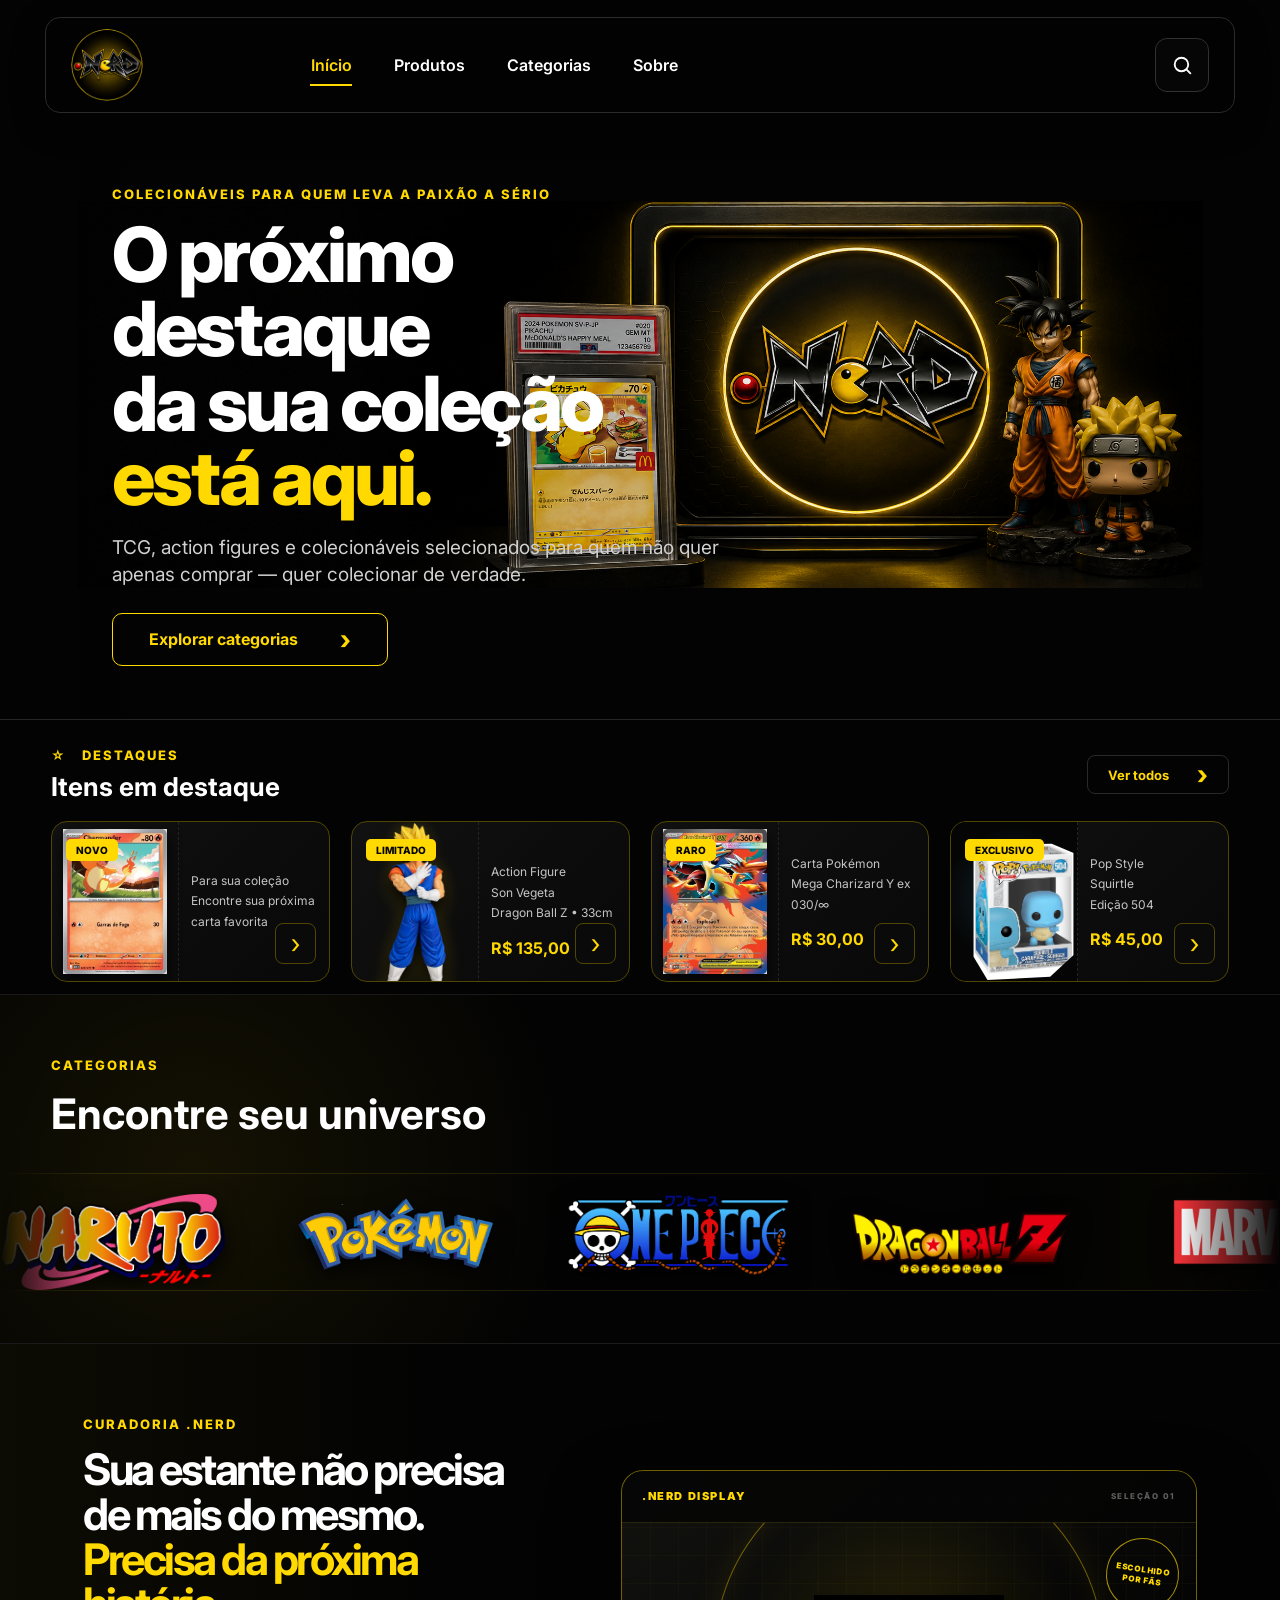
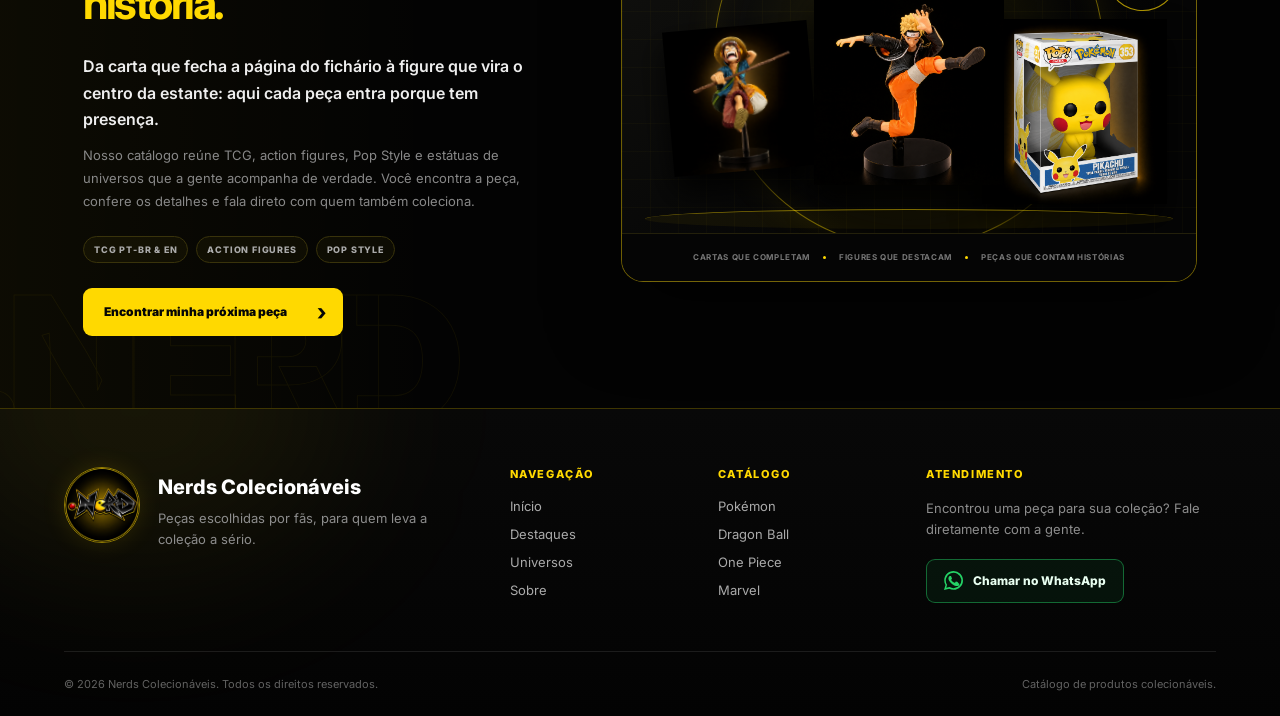
<file: index.html>
<!doctype html>
<html lang="pt-BR">
<head>
  <meta charset="UTF-8">
  <meta name="viewport" content="width=device-width, initial-scale=1.0">
  <meta name="description" content="Loja de colecionáveis .NERD">
  <title>.NERD | Colecionáveis</title>
  <link rel="preconnect" href="https://fonts.googleapis.com">
  <link rel="preconnect" href="https://fonts.gstatic.com" crossorigin>
  <link href="https://fonts.googleapis.com/css2?family=Inter:wght@400;500;600;700;800;900&display=swap" rel="stylesheet">
  <link rel="stylesheet" href="css.css">
  <link rel="stylesheet" href="logo-fix.css">
</head>
<body>
  <header class="site-header">
    <a class="brand" href="#inicio" aria-label="Página inicial .NERD">
      <img src="assets/logo.png" alt="Logo .NERD">
    </a>

    <button class="menu-toggle" aria-label="Abrir menu" aria-expanded="false"><span></span><span></span><span></span></button>
    <nav class="nav" aria-label="Navegação principal">
      <a class="active" href="#inicio">Início</a>
      <a href="produtos.html">Produtos</a>
      <a href="#categorias">Categorias</a>
      <a href="#sobre">Sobre</a>
    </nav>

    <div class="header-actions">
      <button class="icon-button" aria-label="Pesquisar" data-search><svg viewBox="0 0 24 24"><circle cx="11" cy="11" r="6.5"/><path d="m16 16 4 4"/></svg></button>
    </div>
  </header>

  <main>
    <section class="hero" id="inicio">
      <div class="dot-grid" aria-hidden="true"></div>
      <div class="hero-copy">
        <p class="eyebrow">COLECIONÁVEIS PARA QUEM LEVA A PAIXÃO A SÉRIO</p>
        <h1>O próximo destaque<br>da sua coleção<br><em>está aqui.</em></h1>
        <p class="lead">TCG, action figures e colecionáveis selecionados para quem não quer apenas comprar — quer colecionar de verdade.</p>
        <div class="hero-buttons">
          <a class="button secondary" href="#categorias">Explorar categorias <span>›</span></a>
        </div>
      </div>

      <div class="hero-visual" aria-label="Área reservada para imagens dos produtos">
        <div class="showcase-frame">
          <div class="showcase-inner">
            <img src="assets/logo.png" alt=".NERD">
          </div>
        </div>
        <div class="empty-product empty-left has-image">
          <img src="assets/tag-9.png" alt="Carta Pikachu Pokémon TAG 9">
        </div>
        <div class="empty-product empty-right" aria-label="Espaço vazio para imagem do produto"></div>
      </div>
    </section>

    <section class="featured" id="produtos">
      <div class="section-heading">
        <div><p class="eyebrow">☆ &nbsp; DESTAQUES</p><h2>Itens em destaque</h2></div>
        <a href="produtos.html">Ver todos <span>›</span></a>
      </div>
      <div class="product-grid">
        <article class="product-card" data-product="Cartas Pokémon" data-universe="pokemon"><span class="badge">NOVO</span><div class="product-image"><img src="assets/charmander.png" alt="Carta avulsa Charmander"></div><div class="product-info"><p>Para sua coleção</p><h3>Encontre sua próxima carta favorita</h3></div><span class="view-product" aria-hidden="true">›</span></article>
        <article class="product-card" data-product="Son Vegeta" data-universe="dragon-ball" data-sku="PROD011"><span class="badge">LIMITADO</span><div class="product-image"><img class="figure-cutout" src="assets/action-figure-cutout.png" alt="Son Vegeta Dragon Ball Z"></div><div class="product-info"><p>Action Figure</p><h3>Son Vegeta<br>Dragon Ball Z • 33cm</h3><strong>R$ 135,00</strong></div><span class="view-product" aria-hidden="true">›</span></article>
        <article class="product-card" data-product="Mega Charizard Y ex" data-universe="pokemon" data-sku="PROD025"><span class="badge">RARO</span><div class="product-image"><img src="assets/prod025-mega-charizard-y-ex-030.png" alt="Carta Mega Charizard Y ex"></div><div class="product-info"><p>Carta Pokémon</p><h3>Mega Charizard Y ex<br>030/∞</h3><strong>R$ 30,00</strong></div><span class="view-product" aria-hidden="true">›</span></article>
        <article class="product-card" data-product="Squirtle" data-universe="pokemon" data-sku="PROD017"><span class="badge">EXCLUSIVO</span><div class="product-image squirtle-image"><img src="assets/funko-squirtle.png" alt="Funko Pop Pokémon Squirtle número 504"></div><div class="product-info"><p>Pop Style</p><h3>Squirtle<br>Edição 504</h3><strong>R$ 45,00</strong></div><span class="view-product" aria-hidden="true">›</span></article>
      </div>
    </section>

    <section class="placeholder-section categories-section" id="categorias">
      <p class="eyebrow">CATEGORIAS</p>
      <h2>Encontre seu universo</h2>
      <div class="universe-marquee" aria-label="Universos disponíveis: Naruto, Pokémon, One Piece, Dragon Ball e Marvel">
        <div class="universe-track">
          <a class="universe-logo" href="produtos.html?universo=naruto"><img src="assets/universe-naruto.png" alt="Ver produtos de Naruto"></a>
          <a class="universe-logo" href="produtos.html?universo=pokemon"><img src="assets/universe-pokemon.png" alt="Ver produtos de Pokémon"></a>
          <a class="universe-logo" href="produtos.html?universo=one-piece"><img src="assets/universe-one-piece.png" alt="Ver produtos de One Piece"></a>
          <a class="universe-logo" href="produtos.html?universo=dragon-ball"><img src="assets/universe-dragon-ball.png" alt="Ver produtos de Dragon Ball Z"></a>
          <a class="universe-logo marvel-logo" href="produtos.html?universo=marvel"><img src="assets/universe-marvel.png" alt="Ver produtos da Marvel"></a>
          <a class="universe-logo" href="produtos.html?universo=naruto" aria-hidden="true" tabindex="-1"><img src="assets/universe-naruto.png" alt=""></a>
          <a class="universe-logo" href="produtos.html?universo=pokemon" aria-hidden="true" tabindex="-1"><img src="assets/universe-pokemon.png" alt=""></a>
          <a class="universe-logo" href="produtos.html?universo=one-piece" aria-hidden="true" tabindex="-1"><img src="assets/universe-one-piece.png" alt=""></a>
          <a class="universe-logo" href="produtos.html?universo=dragon-ball" aria-hidden="true" tabindex="-1"><img src="assets/universe-dragon-ball.png" alt=""></a>
          <a class="universe-logo marvel-logo" href="produtos.html?universo=marvel" aria-hidden="true" tabindex="-1"><img src="assets/universe-marvel.png" alt=""></a>
        </div>
      </div>
    </section>
    <section class="nerd-story" id="sobre">
      <div class="nerd-story-copy">
        <p class="eyebrow">CURADORIA .NERD</p>
        <h2>Sua estante não precisa<br>de mais do mesmo.<br><em>Precisa da próxima história.</em></h2>
        <p class="nerd-story-lead">Da carta que fecha a página do fichário à figure que vira o centro da estante: aqui cada peça entra porque tem presença.</p>
        <p class="nerd-story-text">Nosso catálogo reúne TCG, action figures, Pop Style e estátuas de universos que a gente acompanha de verdade. Você encontra a peça, confere os detalhes e fala direto com quem também coleciona.</p>
        <div class="nerd-story-tags" aria-label="Tipos de colecionáveis disponíveis"><span>TCG PT-BR &amp; EN</span><span>Action Figures</span><span>Pop Style</span></div>
        <a class="nerd-story-cta" href="produtos.html">Encontrar minha próxima peça <b>›</b></a>
      </div>
      <div class="collector-display" aria-label="Seleção de produtos Nerds Colecionáveis">
        <div class="display-header"><span>.NERD DISPLAY</span><small>SELEÇÃO 01</small></div>
        <div class="display-stage">
          <span class="display-halo" aria-hidden="true"></span>
          <img class="display-item display-card" src="assets/prod012-luffy-01.png" alt="Action figure Monkey D. Luffy de One Piece">
          <img class="display-item display-figure" src="assets/prod002-naruto-dark.png" alt="Action figure Naruto com suporte">
          <img class="display-item display-pop" src="assets/prod016-pikachu-box-dark-v3.png" alt="Pop Style Pikachu edição 353">
          <span class="display-stamp">ESCOLHIDO<br>POR FÃS</span>
        </div>
        <div class="display-footer"><span>Cartas que completam</span><i></i><span>Figures que destacam</span><i></i><span>Peças que contam histórias</span></div>
      </div>
    </section>
  </main>

  <footer class="site-footer">
    <div class="footer-glow" aria-hidden="true"></div>
    <div class="footer-content">
      <div class="footer-brand">
        <a href="#inicio" aria-label="Voltar ao início">
          <img src="assets/logo.png" alt="Logo Nerds Colecionáveis">
        </a>
        <div>
          <strong>Nerds Colecionáveis</strong>
          <p>Peças escolhidas por fãs, para quem leva a coleção a sério.</p>
        </div>
      </div>

      <div class="footer-column">
        <span>Navegação</span>
        <a href="#inicio">Início</a>
        <a href="#produtos">Destaques</a>
        <a href="#categorias">Universos</a>
        <a href="#sobre">Sobre</a>
      </div>

      <div class="footer-column">
        <span>Catálogo</span>
        <a href="produtos.html?universo=pokemon">Pokémon</a>
        <a href="produtos.html?universo=dragon-ball">Dragon Ball</a>
        <a href="produtos.html?universo=one-piece">One Piece</a>
        <a href="produtos.html?universo=marvel">Marvel</a>
      </div>

      <div class="footer-contact">
        <span>Atendimento</span>
        <p>Encontrou uma peça para sua coleção? Fale diretamente com a gente.</p>
        <a class="footer-whatsapp" href="https://wa.me/5511941561672" target="_blank" rel="noopener noreferrer">
          <svg viewBox="0 0 24 24" aria-hidden="true"><path d="M20.5 3.5A11.8 11.8 0 0 0 12.1 0C5.6 0 .3 5.3.3 11.8c0 2.1.5 4.1 1.6 5.9L0 24l6.5-1.7a11.8 11.8 0 0 0 5.6 1.4h.1c6.5 0 11.8-5.3 11.8-11.8 0-3.2-1.2-6.1-3.5-8.4Zm-8.3 18.2h-.1c-1.8 0-3.5-.5-5-1.4l-.4-.2-3.8 1 1-3.7-.2-.4a9.8 9.8 0 1 1 8.5 4.7Zm5.4-7.3c-.3-.2-1.8-.9-2.1-1-.3-.1-.5-.2-.7.2-.2.3-.8 1-.9 1.2-.2.2-.3.2-.6.1-1.8-.9-3-1.6-4.2-3.6-.3-.5.3-.5.9-1.6.1-.2.1-.4 0-.6l-1-2.4c-.3-.6-.5-.5-.7-.5h-.6c-.2 0-.6.1-.9.4-.3.3-1.2 1.2-1.2 2.9s1.2 3.3 1.4 3.5c.2.2 2.4 3.7 5.9 5.2.8.4 1.5.6 2 .7.8.3 1.6.2 2.2.1.7-.1 1.8-.7 2-1.4.3-.7.3-1.3.2-1.4-.2-.1-.4-.2-.7-.3Z"/></svg>
          Chamar no WhatsApp
        </a>
      </div>
    </div>
    <div class="footer-bottom">
      <p>© 2026 Nerds Colecionáveis. Todos os direitos reservados.</p>
      <p>Catálogo de produtos colecionáveis.</p>
    </div>
  </footer>

  <div class="search-panel" aria-hidden="true"><form><input type="search" placeholder="O que você está procurando?" aria-label="Buscar produtos"><button>Buscar</button></form></div>
  <div class="toast" role="status" aria-live="polite"></div>
  <script src="js.js"></script>
  <script src="catalog-links.js"></script>
</body>
</html>
</file>
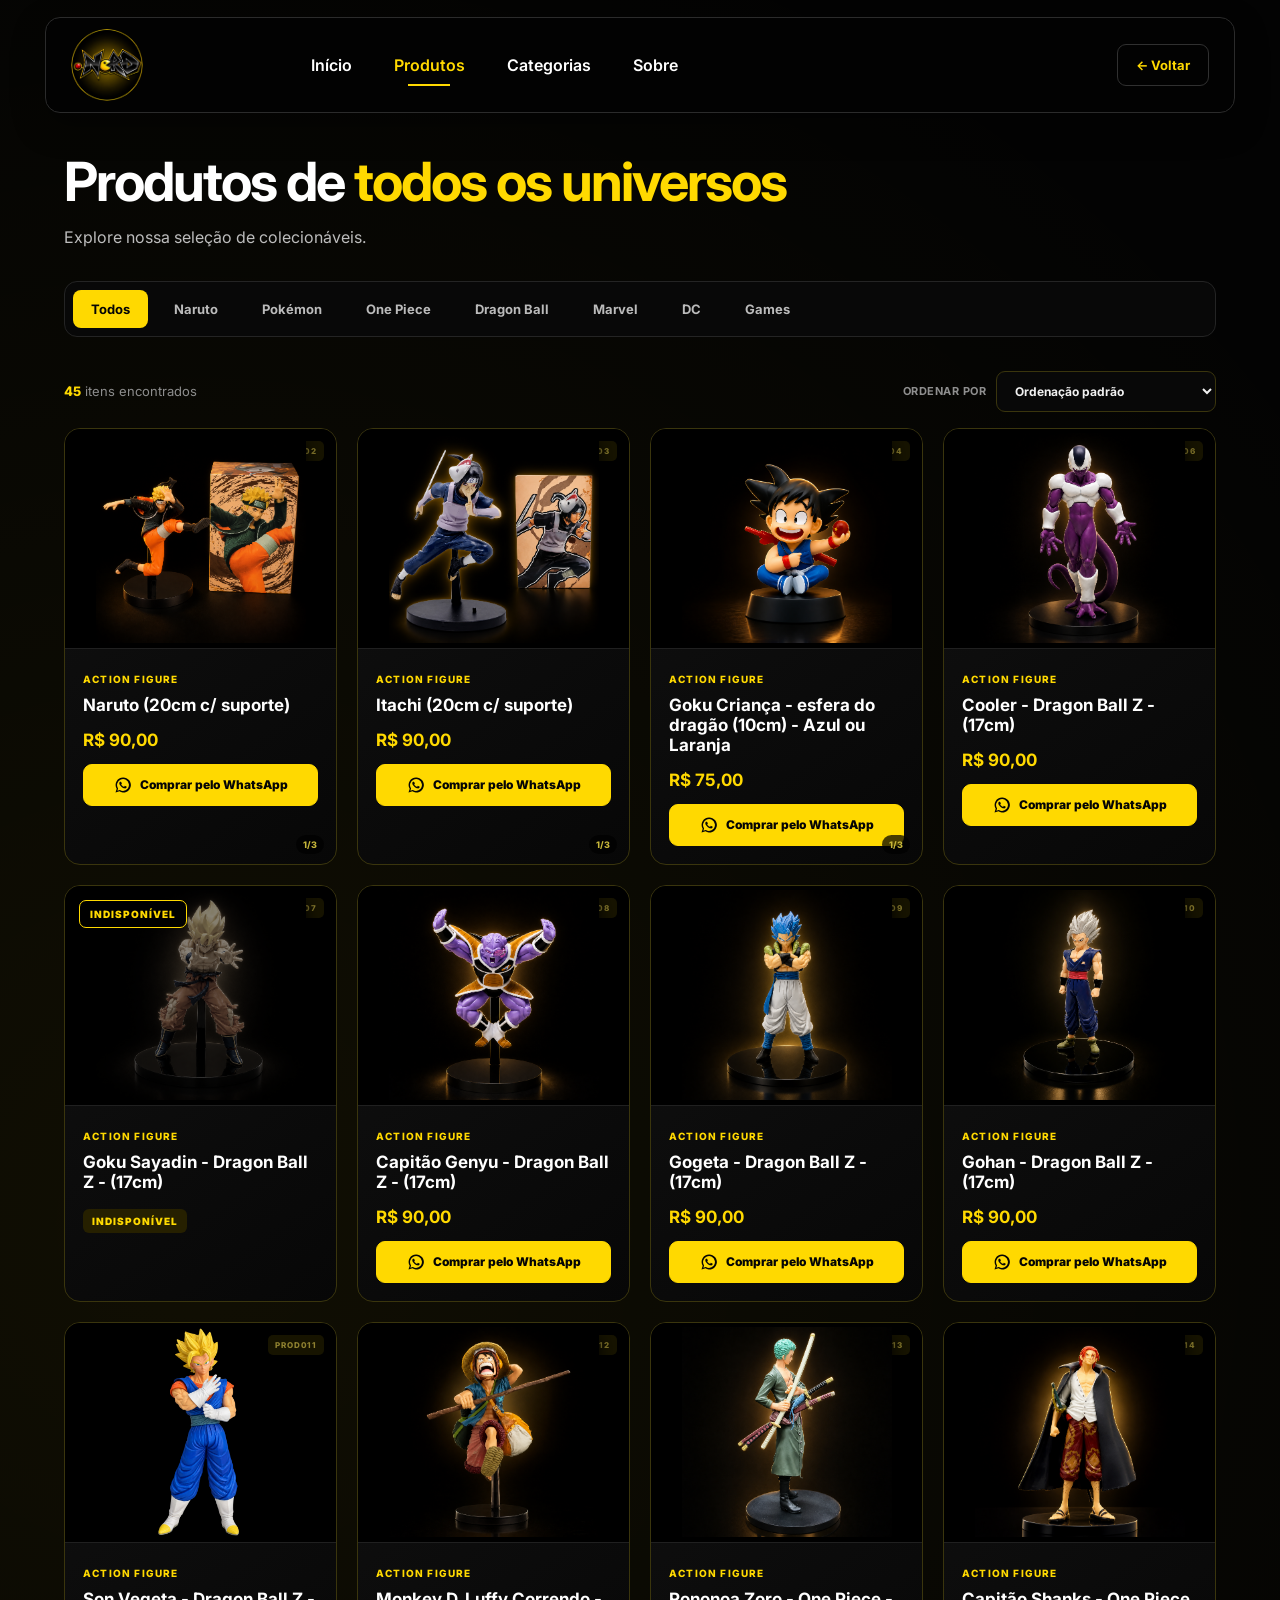
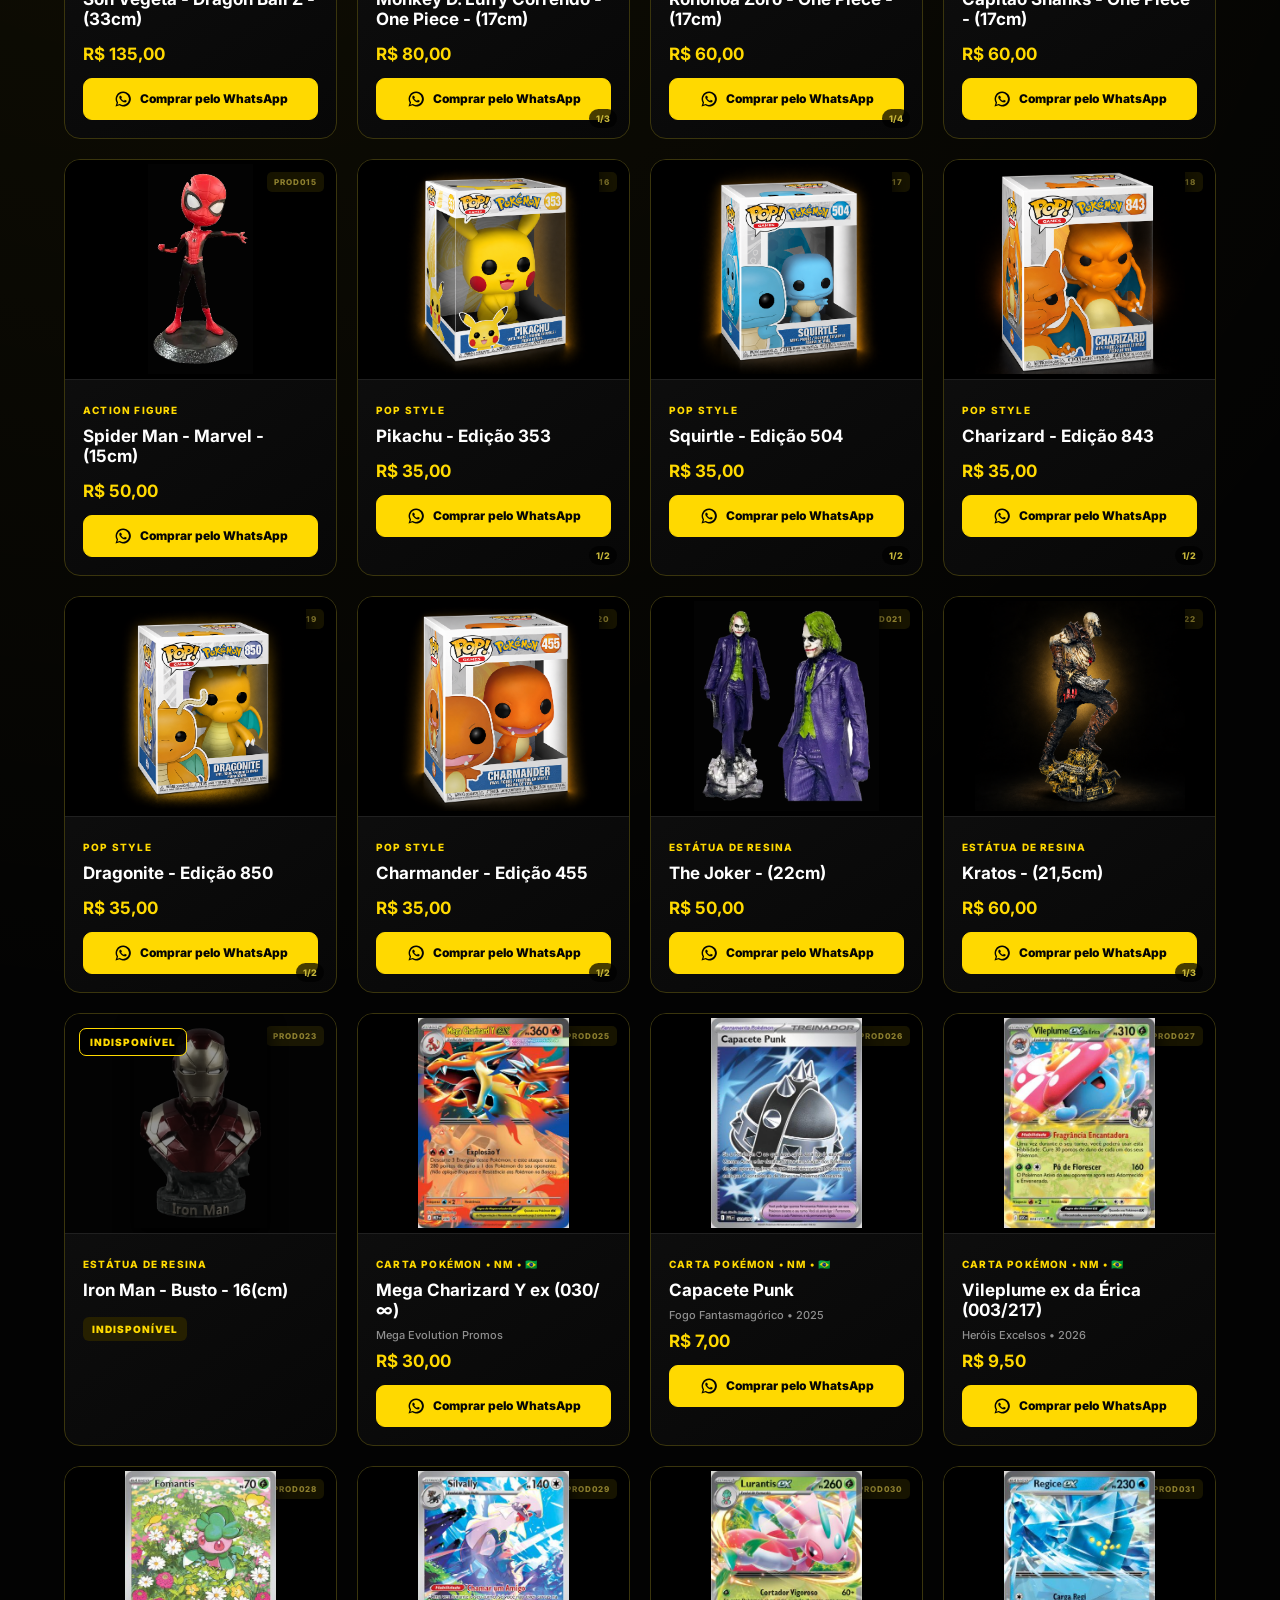
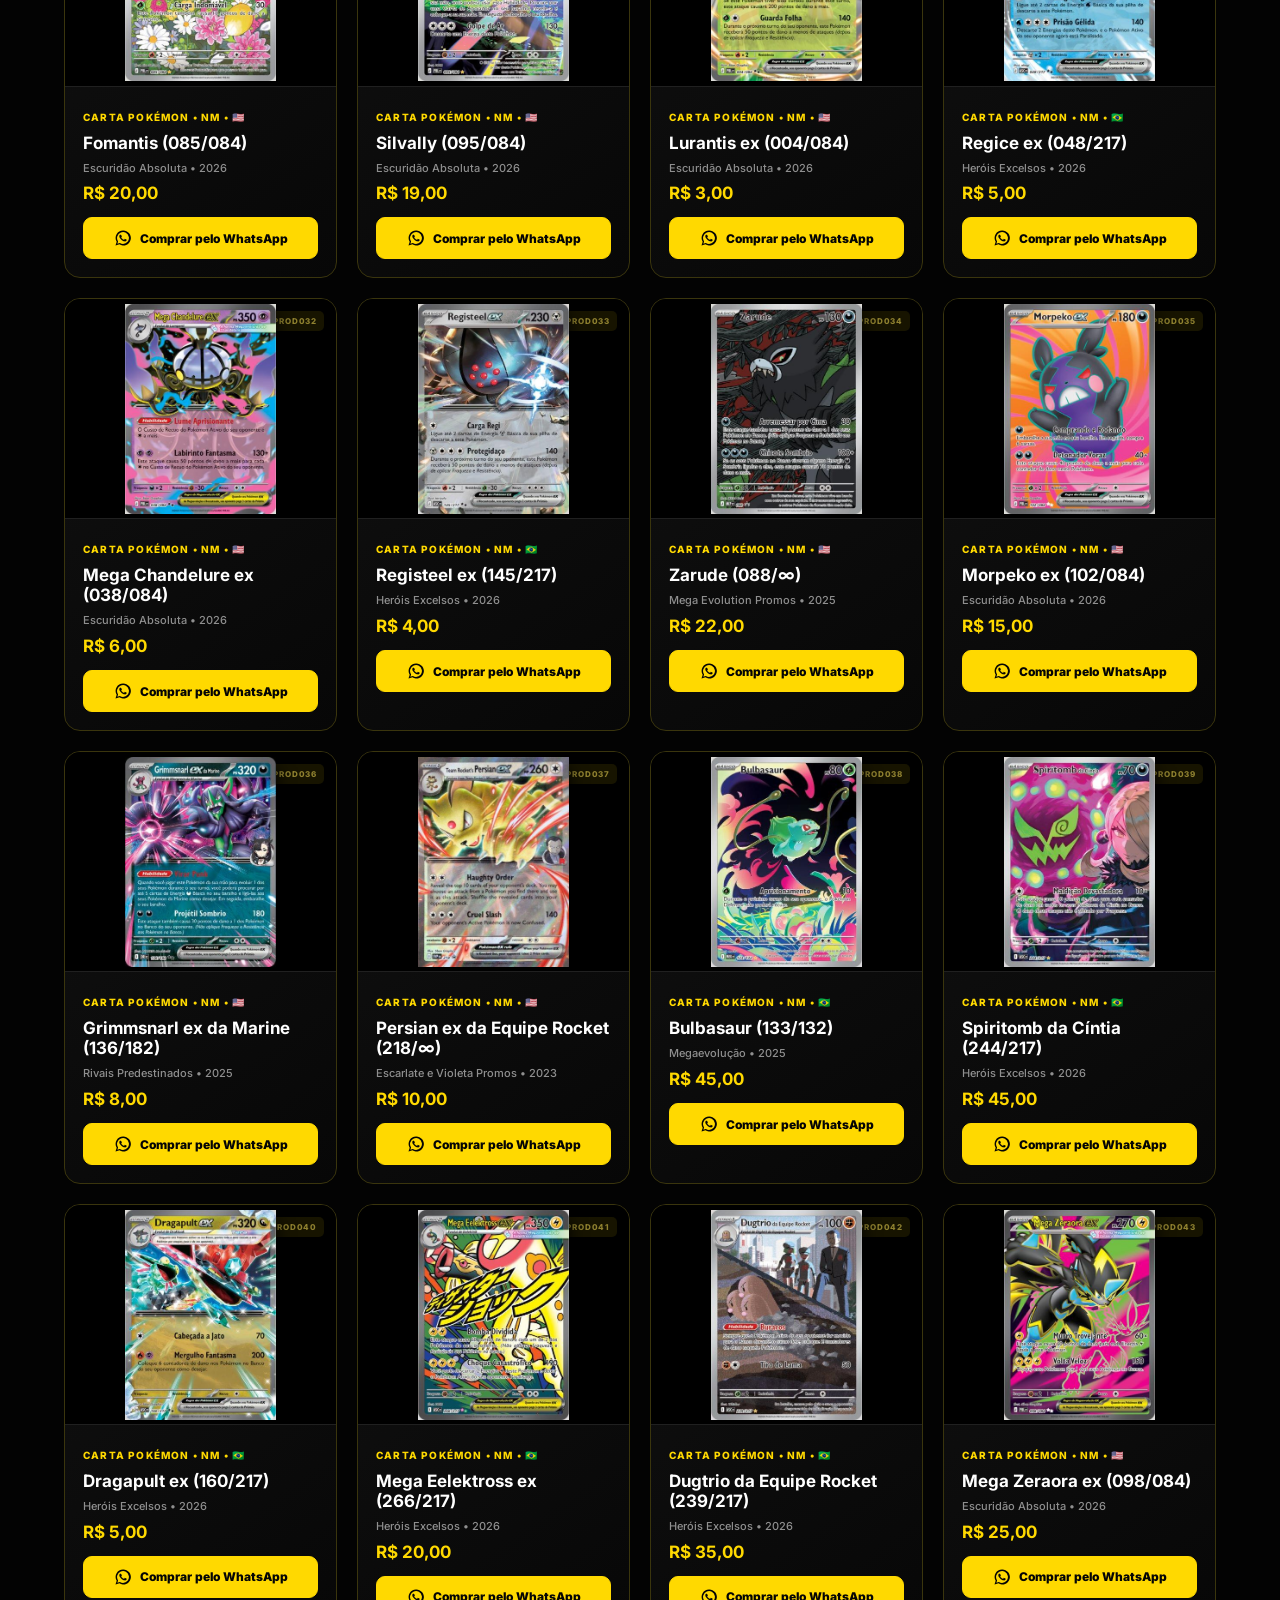
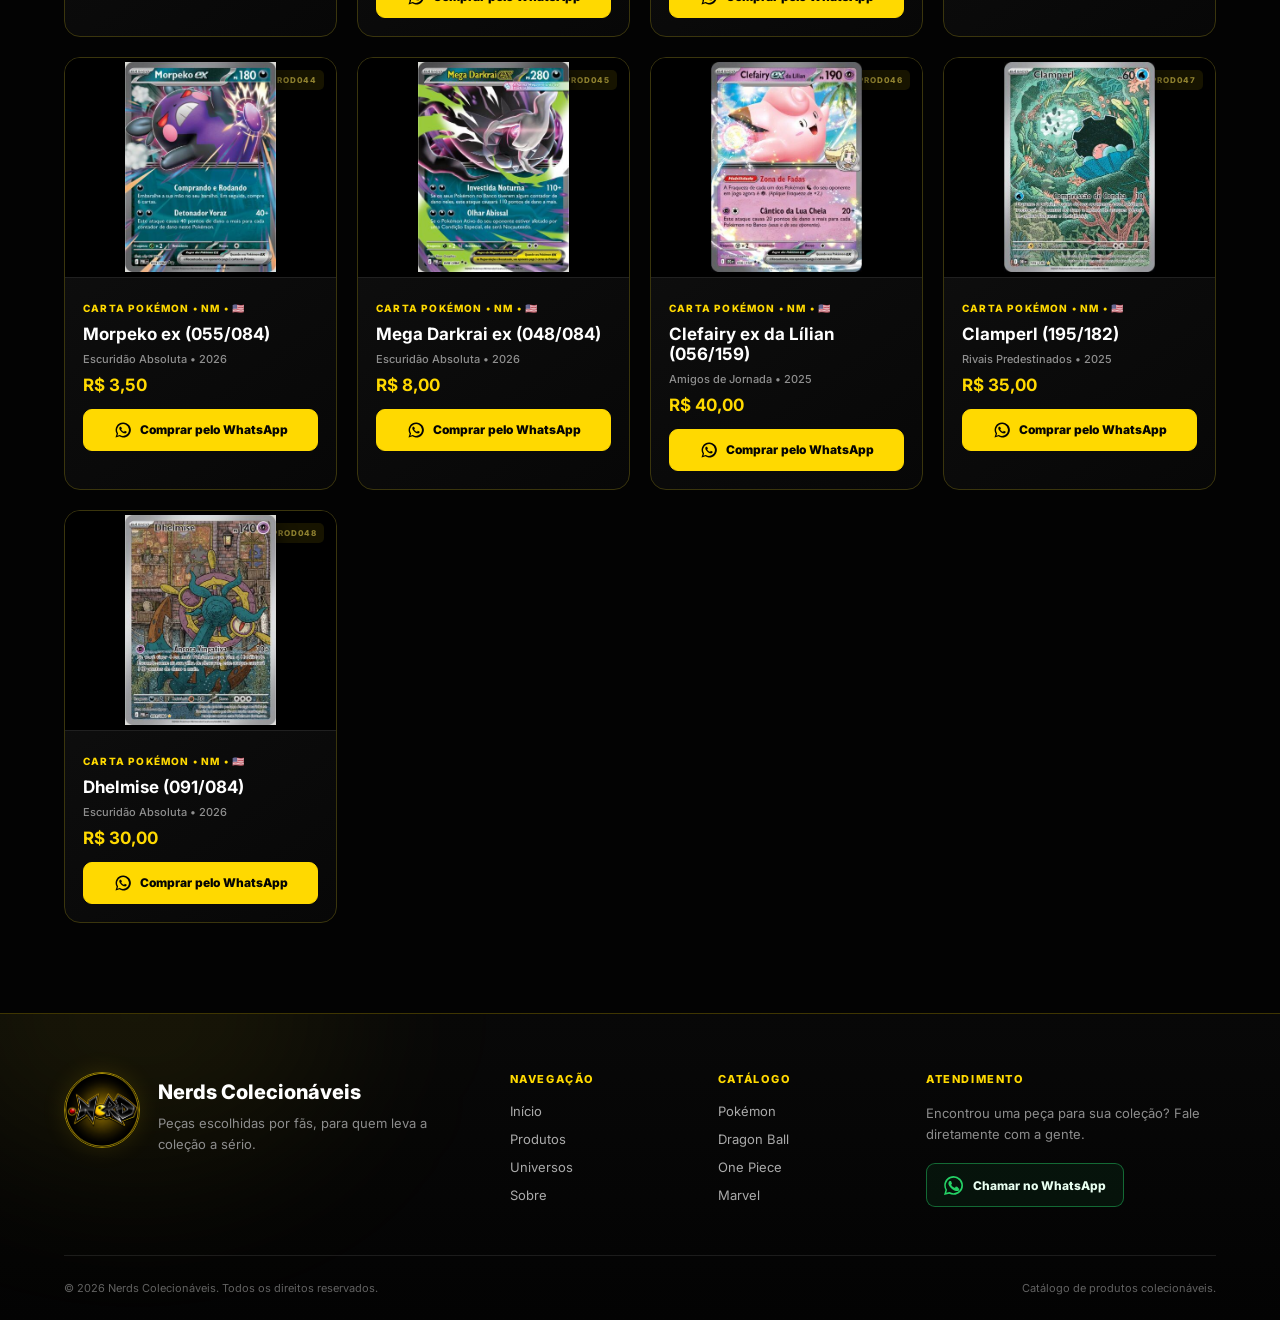
<file: produtos.html>
<!doctype html>
<html lang="pt-BR">
<head>
  <meta charset="UTF-8">
  <meta name="viewport" content="width=device-width, initial-scale=1.0">
  <title>Produtos | .NERD</title>
  <link rel="preconnect" href="https://fonts.googleapis.com">
  <link rel="preconnect" href="https://fonts.gstatic.com" crossorigin>
  <link href="https://fonts.googleapis.com/css2?family=Inter:wght@400;500;600;700;800;900&display=swap" rel="stylesheet">
  <link rel="stylesheet" href="css.css">
  <link rel="stylesheet" href="produtos.css">
  <link rel="stylesheet" href="catalog-fix.css">
</head>
<body class="catalog-page">
  <svg class="catalog-image-filters" aria-hidden="true">
    <filter id="remove-light-background" color-interpolation-filters="sRGB">
      <feColorMatrix type="matrix" values="
        1 0 0 0 0
        0 1 0 0 0
        0 0 1 0 0
        -2 -2 -2 0 5.82" />
      <feComponentTransfer>
        <feFuncA type="linear" slope="4" intercept="0" />
      </feComponentTransfer>
    </filter>
  </svg>
  <header class="site-header catalog-header">
    <a class="brand" href="index.html" aria-label="Voltar para o início"><img src="assets/logo.png" alt="Logo .NERD"></a>
    <nav class="nav catalog-nav" aria-label="Navegação principal">
      <a href="index.html">Início</a>
      <a class="active" href="produtos.html">Produtos</a>
      <a href="index.html#categorias">Categorias</a>
      <a href="index.html#sobre">Sobre</a>
    </nav>
    <a class="back-home" href="index.html">← Voltar</a>
  </header>

  <main class="catalog-main">
    <section class="catalog-intro">
      <h1>Produtos de <em id="universe-title">todos os universos</em></h1>
      <p id="catalog-description">Explore nossa seleção de colecionáveis.</p>
    </section>

    <nav class="filter-tabs" aria-label="Filtrar por universo">
      <a href="produtos.html">Todos</a>
      <a href="produtos.html?universo=naruto" data-filter="naruto">Naruto</a>
      <a href="produtos.html?universo=pokemon" data-filter="pokemon">Pokémon</a>
      <a href="produtos.html?universo=one-piece" data-filter="one-piece">One Piece</a>
      <a href="produtos.html?universo=dragon-ball" data-filter="dragon-ball">Dragon Ball</a>
      <a href="produtos.html?universo=marvel" data-filter="marvel">Marvel</a>
      <a href="produtos.html?universo=dc" data-filter="dc">DC</a>
      <a href="produtos.html?universo=games" data-filter="games">Games</a>
    </nav>

    <section class="catalog-results">
      <div class="catalog-results-toolbar">
        <div class="catalog-count"><span id="result-count">0</span> itens encontrados</div>
        <label class="catalog-sort" for="product-sort">
          <span>Ordenar por</span>
          <select id="product-sort" aria-label="Ordenar produtos">
            <option value="default">Ordenação padrão</option>
            <option value="name-asc">Nome: A–Z</option>
            <option value="name-desc">Nome: Z–A</option>
            <option value="price-asc">Preço: menor–maior</option>
            <option value="price-desc">Preço: maior–menor</option>
          </select>
        </label>
      </div>
      <div class="catalog-grid" id="catalog-grid"></div>
    </section>
  </main>

  <footer class="site-footer">
    <div class="footer-glow" aria-hidden="true"></div>
    <div class="footer-content">
      <div class="footer-brand">
        <a href="index.html" aria-label="Voltar ao início">
          <img src="assets/logo.png" alt="Logo Nerds Colecionáveis">
        </a>
        <div>
          <strong>Nerds Colecionáveis</strong>
          <p>Peças escolhidas por fãs, para quem leva a coleção a sério.</p>
        </div>
      </div>

      <div class="footer-column">
        <span>Navegação</span>
        <a href="index.html">Início</a>
        <a href="produtos.html">Produtos</a>
        <a href="index.html#categorias">Universos</a>
        <a href="index.html#sobre">Sobre</a>
      </div>

      <div class="footer-column">
        <span>Catálogo</span>
        <a href="produtos.html?universo=pokemon">Pokémon</a>
        <a href="produtos.html?universo=dragon-ball">Dragon Ball</a>
        <a href="produtos.html?universo=one-piece">One Piece</a>
        <a href="produtos.html?universo=marvel">Marvel</a>
      </div>

      <div class="footer-contact">
        <span>Atendimento</span>
        <p>Encontrou uma peça para sua coleção? Fale diretamente com a gente.</p>
        <a class="footer-whatsapp" href="https://wa.me/5511941561672" target="_blank" rel="noopener noreferrer">
          <svg viewBox="0 0 24 24" aria-hidden="true"><path d="M20.5 3.5A11.8 11.8 0 0 0 12.1 0C5.6 0 .3 5.3.3 11.8c0 2.1.5 4.1 1.6 5.9L0 24l6.5-1.7a11.8 11.8 0 0 0 5.6 1.4h.1c6.5 0 11.8-5.3 11.8-11.8 0-3.2-1.2-6.1-3.5-8.4Zm-8.3 18.2h-.1c-1.8 0-3.5-.5-5-1.4l-.4-.2-3.8 1 1-3.7-.2-.4a9.8 9.8 0 1 1 8.5 4.7Zm5.4-7.3c-.3-.2-1.8-.9-2.1-1-.3-.1-.5-.2-.7.2-.2.3-.8 1-.9 1.2-.2.2-.3.2-.6.1-1.8-.9-3-1.6-4.2-3.6-.3-.5.3-.5.9-1.6.1-.2.1-.4 0-.6l-1-2.4c-.3-.6-.5-.5-.7-.5h-.6c-.2 0-.6.1-.9.4-.3.3-1.2 1.2-1.2 2.9s1.2 3.3 1.4 3.5c.2.2 2.4 3.7 5.9 5.2.8.4 1.5.6 2 .7.8.3 1.6.2 2.2.1.7-.1 1.8-.7 2-1.4.3-.7.3-1.3.2-1.4-.2-.1-.4-.2-.7-.3Z"/></svg>
          Chamar no WhatsApp
        </a>
      </div>
    </div>
    <div class="footer-bottom">
      <p>© 2026 Nerds Colecionáveis. Todos os direitos reservados.</p>
      <p>Catálogo de produtos colecionáveis.</p>
    </div>
  </footer>

  <script src="produtos-v2.js"></script>
</body>
</html>
</file>
<file: css.css>
:root{--yellow:#ffd900;--bg:#030303;--panel:#090909;--border:#2b2b2b;--muted:#c7c7c7}*{box-sizing:border-box}html{scroll-behavior:smooth}body{margin:0;background:var(--bg);color:#fff;font-family:Inter,Arial,sans-serif;overflow-x:hidden}button,a{font:inherit}button{color:inherit}a{color:inherit;text-decoration:none}.site-header{position:relative;z-index:20;height:96px;margin:17px 3.5%;padding:0 25px;display:flex;align-items:center;border:1px solid #2b2b2b;border-radius:15px;background:rgba(3,3,3,.94)}.brand{width:240px;display:flex;align-items:center;gap:8px}.brand img{width:72px;height:72px;border-radius:50%;object-fit:cover}.brand strong{font-size:32px;font-style:italic;font-weight:900;color:var(--yellow)}.nav{display:flex;gap:42px;align-self:stretch;align-items:center}.nav a{height:100%;display:grid;place-items:center;position:relative;font-weight:600}.nav a.active{color:var(--yellow)}.nav a.active:after{content:"";position:absolute;bottom:26px;width:42px;height:2px;background:var(--yellow)}.header-actions{margin-left:auto;display:flex;gap:18px}.icon-button,.cart-button{height:54px;border:1px solid #303030;border-radius:12px;background:#060606;display:flex;align-items:center;justify-content:center;cursor:pointer}.icon-button{width:54px}.header-actions svg{width:25px;height:25px;fill:none;stroke:#fff;stroke-width:1.8}.cart-button{padding:0 17px;gap:11px;font-weight:700}.cart-button b{display:grid;place-items:center;width:29px;height:29px;border-radius:50%;background:var(--yellow);color:#080808}.menu-toggle{display:none}.hero{min-height:555px;position:relative;display:grid;grid-template-columns:48% 52%;padding:28px 4% 0;border-bottom:1px solid #252525;overflow:hidden;background:radial-gradient(circle at 69% 34%,rgba(255,217,0,.12),transparent 23%)}.dot-grid{position:absolute;top:2px;left:-13px;width:270px;height:235px;opacity:.2;background-image:radial-gradient(var(--yellow) 2px,transparent 2px);background-size:15px 15px;mask-image:linear-gradient(90deg,#000,transparent)}.hero-copy{z-index:2;padding:28px 0 0 61px}.eyebrow{margin:0 0 15px;color:var(--yellow);font-weight:800;font-size:13px;letter-spacing:2px}.hero h1{font-size:76px;line-height:.98;letter-spacing:-3px;margin:0;font-weight:800}.hero h1 em{color:var(--yellow);font-style:normal}.lead{font-size:19px;line-height:1.45;color:#d0d0d0}.hero-buttons{display:flex;gap:16px;margin-top:24px}.button{height:53px;padding:0 36px;border-radius:10px;display:flex;align-items:center;gap:42px;font-weight:700;border:1px solid var(--yellow)}.button span,.section-heading a span{font-size:27px}.button.primary{background:var(--yellow);color:#080808}.button.secondary{color:var(--yellow)}.benefits{margin-top:22px;width:675px;height:54px;border:1px solid #272727;border-radius:10px;display:grid;grid-template-columns:repeat(3,1fr);align-items:center;background:#080808}.benefits div{padding:0 24px;display:flex;align-items:center;gap:13px;font-size:13px}.benefits div+div{border-left:1px solid #242424}.benefits span{font-size:24px;color:var(--yellow)}.hero-visual{position:relative;min-width:0}.showcase-frame{position:absolute;top:0;left:3%;width:78%;height:475px;border:1px solid var(--yellow);border-radius:25px;padding:22px;background:linear-gradient(145deg,#232323,#050505 60%);box-shadow:0 40px 40px #000}.showcase-inner{height:100%;display:grid;place-items:center;border:5px solid var(--yellow);border-radius:23px;background:radial-gradient(circle,rgba(255,213,0,.18),#050505 52%);box-shadow:0 0 14px var(--yellow),inset 0 0 30px rgba(255,217,0,.28)}.showcase-inner img{width:56%;max-height:75%;object-fit:cover;border-radius:50%;filter:drop-shadow(0 0 15px rgba(255,217,0,.5))}.empty-product{position:absolute;z-index:4;bottom:12px;display:grid;place-items:center;color:#5c5c5c;text-align:center;font-size:12px;letter-spacing:1px;text-transform:uppercase;border:1px dashed #555;background:linear-gradient(145deg,#171717,#080808);box-shadow:0 16px 16px #000}.empty-left{left:-10%;width:145px;height:255px;border-radius:9px}.empty-right{right:0;width:170px;height:245px;border-radius:60px 60px 15px 15px}.featured{padding:27px 4% 12px}.section-heading{display:flex;justify-content:space-between;align-items:center}.section-heading .eyebrow{margin-bottom:8px}.section-heading h2{font-size:26px;margin:0}.section-heading>a{height:39px;padding:0 20px;border:1px solid #292929;border-radius:8px;color:var(--yellow);display:flex;align-items:center;gap:28px;font-size:13px;font-weight:700}.product-grid{margin-top:19px;display:grid;grid-template-columns:repeat(4,1fr);gap:21px}.product-card{min-width:0;height:161px;border:1px solid #514600;border-radius:16px;display:grid;grid-template-columns:46% 1fr;align-items:center;position:relative;overflow:hidden;background:linear-gradient(135deg,#111,#080808)}.badge{position:absolute;z-index:2;top:17px;left:14px;padding:5px 10px;border-radius:5px;background:var(--yellow);color:#050505;font-size:10px;font-weight:800}.product-image{height:100%;display:grid;place-items:center;text-align:center;color:#3f3f3f;font-size:10px;letter-spacing:1px;border-right:1px dashed #242424}.product-info{padding:20px 12px}.product-info p,.product-info h3{font-size:12px;line-height:1.7;margin:0;color:#c5c5c5;font-weight:400}.product-info strong{display:block;color:var(--yellow);margin-top:14px;font-size:16px}.add-cart{position:absolute;right:13px;bottom:17px;width:41px;height:41px;border:1px solid #3e370e;border-radius:8px;background:#0a0a0a;cursor:pointer}.placeholder-section{padding:100px 8%;min-height:300px;border-top:1px solid #191919;background:radial-gradient(circle at 15% 50%,rgba(255,217,0,.06),transparent 35%)}.placeholder-section h2{font-size:42px;margin:0}.search-panel{position:fixed;z-index:30;inset:0;background:rgba(0,0,0,.82);display:none;place-items:start center;padding-top:130px}.search-panel.open{display:grid}.search-panel form{width:min(700px,90vw);display:flex}.search-panel input{flex:1;padding:20px;border:1px solid #444;border-radius:12px 0 0 12px;background:#111;color:#fff;font-size:18px;outline:none}.search-panel button{padding:0 28px;border:0;border-radius:0 12px 12px 0;background:var(--yellow);color:#000;font-weight:800}.toast{position:fixed;z-index:40;right:25px;bottom:25px;padding:14px 20px;border-radius:10px;background:var(--yellow);color:#000;font-weight:700;transform:translateY(100px);opacity:0;transition:.3s}.toast.show{transform:none;opacity:1}@media(max-width:1100px){.site-header{margin:10px 2%}.brand{width:auto}.brand strong{font-size:25px}.nav{margin-left:25px;gap:22px}.hero{grid-template-columns:1fr;padding-bottom:35px}.hero-copy{padding-left:20px}.hero-visual{display:none}.product-grid{grid-template-columns:repeat(2,1fr)}.benefits{width:min(675px,100%)}}@media(max-width:700px){.site-header{height:74px;padding:0 14px}.brand img{width:52px;height:52px}.brand strong{font-size:22px}.header-actions .icon-button{display:none}.cart-button span{display:none}.menu-toggle{order:3;margin-left:10px;width:38px;height:38px;display:flex;flex-direction:column;justify-content:center;gap:5px;border:0;background:transparent}.menu-toggle span{width:24px;height:2px;background:white}.nav{display:none;position:absolute;top:76px;left:0;right:0;margin:0;padding:16px;flex-direction:column;gap:0;background:#090909;border:1px solid #252525;border-radius:12px}.nav.open{display:flex}.nav a{padding:14px}.nav a.active:after{bottom:5px}.hero{padding:35px 6%}.hero-copy{padding:0}.hero h1{font-size:48px;letter-spacing:-2px}.lead br{display:none}.hero-buttons{flex-direction:column}.button{justify-content:space-between}.benefits{height:auto;grid-template-columns:1fr}.benefits div{padding:14px 20px}.benefits div+div{border-left:0;border-top:1px solid #242424}.product-grid{grid-template-columns:1fr}.featured{padding:28px 5%}.section-heading>a{padding:0 12px;gap:8px}.placeholder-section{padding:70px 6%}}
/* Footer */
.site-footer {
  position: relative;
  overflow: hidden;
  padding: 58px 5% 0;
  border-top: 1px solid rgba(255, 217, 0, .24);
  background: linear-gradient(180deg, #080808 0%, #030303 100%);
}

.footer-glow {
  position: absolute;
  top: -150px;
  left: -80px;
  width: 430px;
  height: 300px;
  border-radius: 50%;
  background: rgba(255, 217, 0, .07);
  filter: blur(85px);
  pointer-events: none;
}

.footer-content {
  position: relative;
  width: min(1500px, 100%);
  margin: 0 auto;
  display: grid;
  grid-template-columns: minmax(280px, 1.65fr) repeat(2, minmax(130px, .65fr)) minmax(290px, 1fr);
  gap: 54px;
  padding-bottom: 48px;
}

.footer-brand {
  display: flex;
  align-items: flex-start;
  gap: 18px;
}

.footer-brand img {
  width: 76px;
  height: 76px;
  border: 1px solid rgba(255, 217, 0, .55);
  border-radius: 50%;
  object-fit: cover;
  box-shadow: 0 0 25px rgba(255, 217, 0, .12);
}

.footer-brand strong {
  display: block;
  margin-top: 8px;
  color: #fff;
  font-size: 20px;
  font-weight: 800;
}

.footer-brand p,
.footer-contact p {
  max-width: 340px;
  margin: 9px 0 0;
  color: #8d8d8d;
  font-size: 13px;
  line-height: 1.65;
}

.footer-column,
.footer-contact {
  display: flex;
  align-items: flex-start;
  flex-direction: column;
  gap: 12px;
}

.footer-column > span,
.footer-contact > span {
  margin-bottom: 5px;
  color: var(--yellow);
  font-size: 11px;
  font-weight: 800;
  letter-spacing: 1.6px;
  text-transform: uppercase;
}

.footer-column a {
  color: #aaa;
  font-size: 13px;
  transition: color .2s ease, transform .2s ease;
}

.footer-column a:hover,
.footer-column a:focus-visible {
  color: var(--yellow);
  outline: none;
  transform: translateX(4px);
}

.footer-contact p {
  margin-top: 0;
}

.footer-whatsapp {
  min-height: 44px;
  margin-top: 6px;
  padding: 0 17px;
  display: inline-flex;
  align-items: center;
  gap: 10px;
  border: 1px solid rgba(37, 211, 102, .45);
  border-radius: 9px;
  background: rgba(37, 211, 102, .07);
  color: #e9fff1;
  font-size: 12px;
  font-weight: 800;
  transition: background .2s ease, border-color .2s ease, transform .2s ease, box-shadow .2s ease;
}

.footer-whatsapp svg {
  width: 19px;
  height: 19px;
  fill: #25d366;
}

.footer-whatsapp:hover,
.footer-whatsapp:focus-visible {
  border-color: #25d366;
  outline: none;
  background: #25d366;
  color: #041108;
  box-shadow: 0 10px 25px rgba(37, 211, 102, .18);
  transform: translateY(-2px);
}

.footer-whatsapp:hover svg,
.footer-whatsapp:focus-visible svg {
  fill: currentColor;
}

.footer-bottom {
  width: min(1500px, 100%);
  min-height: 65px;
  margin: 0 auto;
  display: flex;
  align-items: center;
  justify-content: space-between;
  gap: 25px;
  border-top: 1px solid #1c1c1c;
  color: #626262;
  font-size: 11px;
}

.footer-bottom p {
  margin: 0;
}

@media (max-width: 950px) {
  .footer-content {
    grid-template-columns: 1.5fr 1fr 1fr;
  }

  .footer-contact {
    grid-column: 1 / -1;
    padding-top: 24px;
    border-top: 1px solid #1b1b1b;
  }
}

@media (max-width: 620px) {
  .site-footer {
    padding: 44px 6% 0;
  }

  .footer-content {
    grid-template-columns: 1fr 1fr;
    gap: 36px 24px;
  }

  .footer-brand,
  .footer-contact {
    grid-column: 1 / -1;
  }

  .footer-brand img {
    width: 64px;
    height: 64px;
  }

  .footer-bottom {
    padding: 18px 0;
    align-items: flex-start;
    flex-direction: column;
    gap: 7px;
  }
}
/* Navegação fixa */
.site-header {
  position: sticky !important;
  top: 12px;
  z-index: 100;
  background: rgba(3, 3, 3, .9);
  -webkit-backdrop-filter: blur(16px) saturate(130%);
  backdrop-filter: blur(16px) saturate(130%);
  box-shadow: 0 12px 32px rgba(0, 0, 0, .38);
}

@media (max-width: 700px) {
  .site-header {
    top: 7px;
  }
}
</file>
<file: logo-fix.css>
/* Ajustes específicos da identidade visual */
.brand {
  width: 240px;
  gap: 0;
}

.showcase-inner img {
  display: block;
  width: 54%;
  height: auto;
  max-width: 370px;
  max-height: none;
  aspect-ratio: 1 / 1;
  object-fit: contain;
  border-radius: 50%;
  filter: drop-shadow(0 0 18px rgba(255, 217, 0, 0.58));
}

.empty-product span {
  display: none;
}

.empty-product.has-image {
  overflow: visible;
  border: 0;
  background: transparent;
  box-shadow: none;
}

.empty-product.has-image img {
  position: absolute;
  z-index: 2;
  inset: 0;
  display: block;
  width: 100%;
  height: 100%;
  object-fit: cover;
  object-position: center;
  border-radius: 0;
  clip-path: inset(9.5% 3.5% 11.5% 3.5% round 7px);
  transform: scale(1.18);
  filter: contrast(1.12) saturate(1.1) brightness(1.08) drop-shadow(0 8px 8px #000);
}

.hero-visual .empty-left.has-image {
  left: -13%;
  bottom: 22px;
  width: 194px;
  height: 328px;
  border-radius: 0;
  transform: rotate(-0.7deg);
  transform-origin: center bottom;
}

.hero-visual .empty-left.has-image::before {
  content: "";
  position: absolute;
  z-index: 1;
  left: -8%;
  right: -8%;
  bottom: -15px;
  height: 34px;
  border-top: 1px solid rgba(255, 217, 0, 0.7);
  border-radius: 5px 5px 12px 12px;
  background: linear-gradient(180deg, #202020 0%, #090909 35%, #030303 100%);
  box-shadow: 0 15px 18px #000, 0 0 18px rgba(255, 217, 0, 0.2);
  transform: perspective(90px) rotateX(8deg);
  pointer-events: none;
}

.hero-visual .empty-left.has-image::after {
  content: "";
  position: absolute;
  z-index: 0;
  left: -17%;
  right: -17%;
  bottom: -25px;
  height: 22px;
  border-radius: 50%;
  background: rgba(255, 217, 0, 0.2);
  filter: blur(13px);
  pointer-events: none;
}

@media (max-width: 1100px) {
  .brand { width: auto; }
}

/* Banner principal fornecido pelo cliente */
.hero {
  grid-template-columns: 1fr;
  min-height: 590px;
  background-image:
    linear-gradient(90deg, rgba(0, 0, 0, 0.18) 0%, rgba(0, 0, 0, 0.03) 45%, rgba(0, 0, 0, 0) 100%),
    url("assets/hero-banner.png");
  background-size: 88% auto;
  background-position: center 35%;
  background-repeat: no-repeat;
}

.hero .hero-copy {
  max-width: 720px;
}

.hero .hero-visual,
.hero .dot-grid {
  display: none;
}

@media (max-width: 1100px) {
  .hero {
    background-size: cover;
    background-position: 62% 35%;
  }
}

@media (max-width: 700px) {
  .hero {
    min-height: 610px;
    background-position: 68% 35%;
    background-image:
      linear-gradient(90deg, rgba(0, 0, 0, 0.94) 0%, rgba(0, 0, 0, 0.72) 58%, rgba(0, 0, 0, 0.2) 100%),
      url("assets/hero-banner.png");
  }
}

.product-image img {
  display: block;
  width: auto;
  max-width: 92%;
  height: 145px;
  margin: 0 auto;
  object-fit: contain;
  filter: drop-shadow(0 7px 7px rgba(0, 0, 0, 0.8));
}

.product-image img.figure-cutout {
  height: 176px;
  max-width: 115%;
  filter:
    drop-shadow(0 9px 7px rgba(0, 0, 0, 0.95))
    drop-shadow(0 0 7px rgba(255, 217, 0, 0.22));
}

.product-image.squirtle-image {
  overflow: hidden;
  background: radial-gradient(circle at 50% 47%, rgba(37, 137, 190, 0.18), #050505 66%);
}

.product-image.squirtle-image img {
  width: 145px;
  height: 145px;
  max-width: none;
  object-fit: cover;
  object-position: center;
  border-radius: 7px;
  clip-path: polygon(18% 9%, 68% 8%, 82% 14%, 82% 79%, 67% 93%, 27% 95%, 18% 80%);
  transform: translateY(8px) scale(1.08);
  filter: drop-shadow(0 8px 8px rgba(0, 0, 0, 0.95)) drop-shadow(0 0 7px rgba(45, 173, 224, 0.18));
}

.product-card:hover .product-image.squirtle-image img {
  transform: translateY(8px) scale(1.15);
}

.view-product {
  position: absolute;
  z-index: 3;
  right: 13px;
  bottom: 17px;
  width: 41px;
  height: 41px;
  display: grid;
  place-items: center;
  border: 1px solid #514600;
  border-radius: 8px;
  background: #0a0a0a;
  color: var(--yellow);
  font-size: 27px;
  line-height: 1;
  transition: background .2s ease, color .2s ease, border-color .2s ease;
}

.product-card:hover .view-product,
.product-card:focus-visible .view-product {
  border-color: var(--yellow);
  background: var(--yellow);
  color: #050505;
}

/* Interação dos cards de destaque */
.product-card {
  cursor: pointer;
  transition: transform 0.28s ease, border-color 0.28s ease, box-shadow 0.28s ease;
}

.product-card::after {
  content: "";
  position: absolute;
  z-index: 4;
  inset: 0;
  border-radius: inherit;
  background: linear-gradient(115deg, transparent 20%, rgba(255, 217, 0, 0.11) 48%, transparent 72%);
  transform: translateX(-110%);
  transition: transform 0.55s ease;
  pointer-events: none;
}

.product-card:hover {
  transform: translateY(-6px);
  border-color: rgba(255, 217, 0, 0.95);
  box-shadow: 0 12px 30px rgba(0, 0, 0, 0.72), 0 0 18px rgba(255, 217, 0, 0.19);
}

.product-card:hover::after {
  transform: translateX(110%);
}

.product-card .product-image img {
  transition: transform 0.3s ease, filter 0.3s ease;
}

.product-card:hover .product-image img {
  transform: scale(1.07);
  filter: drop-shadow(0 9px 9px rgba(0, 0, 0, 0.9)) drop-shadow(0 0 8px rgba(255, 217, 0, 0.22));
}

@media (prefers-reduced-motion: reduce) {
  .product-card,
  .product-card::after,
  .product-card .product-image img {
    transition: none;
  }
}

/* Sobre */
.about-section {
  position: relative;
  min-height: 490px;
  padding: 74px 7%;
  display: grid;
  grid-template-columns: minmax(0, 1fr) minmax(420px, .9fr);
  align-items: center;
  gap: 9%;
  overflow: hidden;
  border-top: 1px solid #1b1b1b;
  background:
    radial-gradient(circle at 12% 50%, rgba(255, 217, 0, .075), transparent 34%),
    linear-gradient(110deg, #080800 0%, #050505 48%, #020202 100%);
}

.about-section::before {
  content: "";
  position: absolute;
  inset: 0 auto 0 0;
  width: 34%;
  opacity: .12;
  background-image: radial-gradient(var(--yellow) 1.2px, transparent 1.2px);
  background-size: 19px 19px;
  -webkit-mask-image: linear-gradient(90deg, #000, transparent);
  mask-image: linear-gradient(90deg, #000, transparent);
  pointer-events: none;
}

.about-copy,
.about-panel {
  position: relative;
  z-index: 1;
}

.about-copy {
  max-width: 650px;
}

.about-copy h2 {
  margin: 0;
  font-size: clamp(44px, 4vw, 68px);
  line-height: .98;
  letter-spacing: -2.5px;
}

.about-copy h2 em {
  color: var(--yellow);
  font-style: normal;
}

.about-lead {
  max-width: 620px;
  margin: 27px 0 0;
  color: #e4e4e4;
  font-size: 17px;
  line-height: 1.65;
}

.about-text {
  max-width: 600px;
  margin: 13px 0 0;
  color: #888;
  font-size: 13px;
  line-height: 1.7;
}

.about-cta {
  width: max-content;
  min-height: 48px;
  margin-top: 28px;
  padding: 0 18px 0 22px;
  display: flex;
  align-items: center;
  gap: 34px;
  border: 1px solid var(--yellow);
  border-radius: 9px;
  color: var(--yellow);
  font-size: 13px;
  font-weight: 800;
  transition: color .2s ease, background .2s ease, transform .2s ease, box-shadow .2s ease;
}

.about-cta span {
  font-size: 24px;
  line-height: 1;
}

.about-cta:hover,
.about-cta:focus-visible {
  color: #050505;
  outline: none;
  background: var(--yellow);
  box-shadow: 0 10px 28px rgba(255, 217, 0, .13);
  transform: translateY(-2px);
}

.about-panel {
  min-height: 350px;
  padding: 30px 34px;
  display: grid;
  grid-template-columns: 135px 1fr;
  align-items: center;
  gap: 10px 30px;
  border: 1px solid rgba(255, 217, 0, .24);
  border-radius: 24px;
  background: linear-gradient(145deg, rgba(22, 22, 18, .93), rgba(5, 5, 5, .97));
  box-shadow: 0 28px 60px rgba(0, 0, 0, .38), inset 0 1px rgba(255, 255, 255, .025);
}

.about-brand-mark {
  position: relative;
  width: 128px;
  height: 128px;
  display: grid;
  place-items: center;
}

.about-brand-mark img {
  width: 88px;
  height: 88px;
  border-radius: 50%;
  object-fit: cover;
  filter: drop-shadow(0 0 15px rgba(255, 217, 0, .23));
}

.about-ring {
  position: absolute;
  inset: 0;
  border: 1px solid rgba(255, 217, 0, .55);
  border-radius: 50%;
  box-shadow: inset 0 0 22px rgba(255, 217, 0, .09), 0 0 22px rgba(255, 217, 0, .06);
}

.about-quote {
  margin: 0;
  color: #f5f5f5;
  font-size: 20px;
  font-weight: 700;
  line-height: 1.42;
}

.about-values {
  grid-column: 1 / -1;
  margin-top: 8px;
  display: grid;
  grid-template-columns: repeat(3, 1fr);
  border-top: 1px solid #232323;
}

.about-values > div {
  min-width: 0;
  padding: 24px 13px 4px;
  display: flex;
  align-items: flex-start;
  gap: 10px;
}

.about-values > div + div {
  border-left: 1px solid #232323;
}

.about-values svg {
  width: 22px;
  height: 22px;
  flex: 0 0 auto;
  fill: none;
  stroke: var(--yellow);
  stroke-width: 1.6;
  stroke-linecap: round;
  stroke-linejoin: round;
}

.about-values span {
  min-width: 0;
  display: flex;
  flex-direction: column;
  gap: 5px;
}

.about-values strong {
  color: #eee;
  font-size: 11px;
}

.about-values small {
  color: #707070;
  font-size: 9px;
  line-height: 1.45;
}

@media (max-width: 1050px) {
  .about-section {
    grid-template-columns: 1fr;
    gap: 50px;
  }

  .about-copy {
    max-width: 720px;
  }
}

@media (max-width: 620px) {
  .about-section {
    min-height: 0;
    padding: 58px 6%;
  }

  .about-copy h2 {
    font-size: 43px;
  }

  .about-lead {
    font-size: 15px;
  }

  .about-panel {
    min-height: 0;
    padding: 25px 20px;
    grid-template-columns: 82px 1fr;
    gap: 20px;
  }

  .about-brand-mark {
    width: 80px;
    height: 80px;
  }

  .about-brand-mark img {
    width: 58px;
    height: 58px;
  }

  .about-quote {
    font-size: 15px;
  }

  .about-values {
    grid-template-columns: 1fr;
  }

  .about-values > div {
    padding: 16px 4px;
  }

  .about-values > div + div {
    border-top: 1px solid #232323;
    border-left: 0;
  }
}

/* Faixa animada de universos */
.categories-section {
  min-height: 315px;
  padding: 62px 0 52px;
  overflow: hidden;
  background: radial-gradient(circle at 15% 50%, rgba(255, 217, 0, 0.07), transparent 34%);
}

.categories-section > .eyebrow,
.categories-section > h2 {
  margin-left: 4%;
  margin-right: 4%;
}

.universe-marquee {
  position: relative;
  margin-top: 34px;
  padding: 20px 0;
  overflow: hidden;
  border-top: 1px solid rgba(255, 217, 0, 0.12);
  border-bottom: 1px solid rgba(255, 217, 0, 0.12);
  background: linear-gradient(90deg, rgba(255, 217, 0, 0.025), transparent 25%, transparent 75%, rgba(255, 217, 0, 0.025));
  -webkit-mask-image: linear-gradient(90deg, transparent, #000 8%, #000 92%, transparent);
  mask-image: linear-gradient(90deg, transparent, #000 8%, #000 92%, transparent);
}

.universe-track {
  display: flex;
  align-items: center;
  width: max-content;
  animation: universe-scroll 24s linear infinite;
  will-change: transform;
}

.universe-marquee:hover .universe-track {
  animation-play-state: paused;
}

.universe-logo {
  width: 225px;
  height: 76px;
  margin-right: 58px;
  display: grid;
  place-items: center;
  flex: none;
}

.universe-logo img {
  display: block;
  max-width: 100%;
  max-height: 100%;
  object-fit: contain;
  filter: drop-shadow(0 8px 11px rgba(0, 0, 0, 0.88));
  transition: transform 0.25s ease, filter 0.25s ease;
}

.universe-logo:hover img {
  transform: scale(1.07);
  filter: drop-shadow(0 8px 12px rgba(0, 0, 0, 0.9)) drop-shadow(0 0 9px rgba(255, 217, 0, 0.25));
}

.universe-logo.marvel-logo {
  transition: transform .25s ease, filter .25s ease;
}

.universe-logo.marvel-logo img {
  width: 190px;
  height: auto;
  max-height: 72px;
  object-fit: contain;
}

.universe-logo.marvel-logo:hover {
  transform: scale(1.07);
  filter: drop-shadow(0 0 9px rgba(255, 217, 0, .25));
}

@keyframes universe-scroll {
  from { transform: translateX(0); }
  to { transform: translateX(-50%); }
}

.category-discovery {
  width: min(1180px, 92%);
  margin: 28px auto 0;
  padding: 18px 22px;
  display: flex;
  align-items: center;
  justify-content: space-between;
  gap: 24px;
  border: 1px solid rgba(255, 217, 0, 0.17);
  border-radius: 13px;
  background: linear-gradient(105deg, rgba(255, 217, 0, 0.055), rgba(8, 8, 8, 0.92) 34%, #060606);
}

.category-discovery-copy span {
  color: var(--yellow);
  font-size: 10px;
  font-weight: 800;
  letter-spacing: 1.6px;
}

.category-discovery-copy p {
  margin: 6px 0 0;
  color: #d2d2d2;
  font-size: 13px;
}

.category-pills {
  display: flex;
  flex-wrap: wrap;
  justify-content: flex-end;
  gap: 9px;
}

.category-pills a {
  padding: 9px 13px;
  display: flex;
  align-items: center;
  gap: 13px;
  border: 1px solid #36300b;
  border-radius: 999px;
  background: #090909;
  color: #ececec;
  font-size: 12px;
  font-weight: 600;
  transition: color 0.2s ease, border-color 0.2s ease, transform 0.2s ease, background 0.2s ease;
}

.category-pills a b {
  color: var(--yellow);
  font-size: 18px;
  line-height: 1;
}

.category-pills a:hover {
  transform: translateY(-2px);
  border-color: var(--yellow);
  background: rgba(255, 217, 0, 0.08);
  color: #fff;
}

@media (max-width: 700px) {
  .categories-section { min-height: 285px; padding-top: 48px; }
  .universe-logo { width: 170px; height: 58px; margin-right: 36px; }
  .universe-track { animation-duration: 19s; }
  .category-discovery { align-items: flex-start; flex-direction: column; padding: 16px; }
  .category-pills { justify-content: flex-start; }
  .category-pills a { padding: 8px 11px; }
}

@media (prefers-reduced-motion: reduce) {
  .universe-track {
    animation: none;
    transform: none;
  }

  .universe-marquee {
    overflow-x: auto;
  }
}

/* Manifesto .NERD */
.nerd-story{position:relative;min-height:560px;padding:72px 6.5%;display:grid;grid-template-columns:minmax(460px,.9fr) minmax(560px,1.1fr);align-items:center;gap:6%;overflow:hidden;border-top:1px solid #1a1a1a;background:linear-gradient(90deg,rgba(255,217,0,.038),transparent 34%),#030303}
.nerd-story:before{content:".NERD";position:absolute;left:-28px;bottom:-43px;color:transparent;font-size:180px;font-weight:900;letter-spacing:-13px;line-height:1;-webkit-text-stroke:1px rgba(255,217,0,.055);pointer-events:none}
.nerd-story-copy,.collector-display{position:relative;z-index:1}.nerd-story-copy h2{margin:0;font-size:clamp(41px,3.4vw,63px);line-height:1.03;letter-spacing:-2.5px}.nerd-story-copy h2 em{color:var(--yellow);font-style:normal}.nerd-story-lead{max-width:660px;margin:27px 0 0;color:#eee;font-size:16px;font-weight:600;line-height:1.65}.nerd-story-text{max-width:650px;margin:12px 0 0;color:#888;font-size:13px;line-height:1.75}
.nerd-story-tags{margin-top:23px;display:flex;flex-wrap:wrap;gap:8px}.nerd-story-tags span{padding:7px 10px;border:1px solid #39330b;border-radius:999px;background:rgba(255,217,0,.035);color:#aaa;font-size:9px;font-weight:800;letter-spacing:.8px;text-transform:uppercase}.nerd-story-cta{width:max-content;min-height:48px;margin-top:25px;padding:0 17px 0 21px;display:flex;align-items:center;gap:30px;border-radius:9px;background:var(--yellow);color:#050505;font-size:12px;font-weight:900;transition:.2s}.nerd-story-cta b{font-size:23px}.nerd-story-cta:hover,.nerd-story-cta:focus-visible{outline:0;box-shadow:0 12px 28px rgba(255,217,0,.15);transform:translateY(-2px)}
.collector-display{min-height:410px;border:1px solid rgba(255,217,0,.42);border-radius:22px;overflow:hidden;background:linear-gradient(rgba(255,217,0,.025) 1px,transparent 1px),linear-gradient(90deg,rgba(255,217,0,.025) 1px,transparent 1px),linear-gradient(145deg,#12120f,#050505 63%);background-size:28px 28px,28px 28px,auto;box-shadow:0 35px 70px rgba(0,0,0,.5)}
.display-header,.display-footer{position:relative;z-index:5;display:flex;align-items:center}.display-header{height:52px;justify-content:space-between;padding:0 20px;border-bottom:1px solid #29250b;background:rgba(4,4,4,.82)}.display-header span{color:var(--yellow);font-size:11px;font-weight:900;letter-spacing:1.6px}.display-header small{color:#5f5f5f;font-size:8px;font-weight:800;letter-spacing:1.5px}.display-stage{position:relative;height:310px;overflow:hidden}.display-stage:after{content:"";position:absolute;z-index:4;right:4%;bottom:4px;left:4%;height:19px;border-top:1px solid rgba(255,217,0,.45);border-radius:50%;background:rgba(255,217,0,.05)}
.display-halo{position:absolute;top:-65px;left:50%;width:390px;height:390px;border:1px solid rgba(255,217,0,.43);border-radius:50%;background:radial-gradient(circle,rgba(255,217,0,.13),transparent 62%);box-shadow:0 0 35px rgba(255,217,0,.08),inset 0 0 30px rgba(255,217,0,.05);transform:translateX(-50%)}.display-item{position:absolute;z-index:2;object-fit:contain;filter:drop-shadow(0 17px 15px rgba(0,0,0,.88));transition:.28s}.display-card{bottom:12px;left:8%;width:145px;height:245px;transform:rotate(-5deg)}.display-figure{z-index:3;bottom:-5px;left:50%;width:190px;height:295px;transform:translateX(-50%)}.display-pop{right:5%;bottom:6px;width:185px;height:230px}.collector-display:hover .display-card{transform:translateY(-7px) rotate(-5deg)}.collector-display:hover .display-figure{transform:translate(-50%,-9px) scale(1.025)}.collector-display:hover .display-pop{transform:translateY(-7px)}
.display-stamp{position:absolute;z-index:6;right:17px;top:15px;width:73px;height:73px;display:grid;place-items:center;border:1px solid rgba(255,217,0,.66);border-radius:50%;color:var(--yellow);font-size:8px;font-weight:900;letter-spacing:.8px;line-height:1.35;text-align:center;transform:rotate(8deg)}.display-footer{min-height:48px;justify-content:center;gap:13px;padding:0 14px;border-top:1px solid #23200b;background:#050505;color:#777;font-size:8px;font-weight:700;letter-spacing:.65px;text-transform:uppercase}.display-footer i{width:3px;height:3px;border-radius:50%;background:var(--yellow)}
@media(max-width:1120px){.nerd-story{grid-template-columns:1fr;gap:50px}.nerd-story-copy{max-width:760px}.collector-display{width:min(760px,100%)}}
@media(max-width:620px){.nerd-story{min-height:0;padding:58px 6%}.nerd-story-copy h2{font-size:39px}.collector-display{min-height:340px}.display-stage{height:245px}.display-card{left:2%;width:105px;height:185px}.display-figure{width:145px;height:235px}.display-pop{right:0;width:132px;height:170px}.display-stamp{width:58px;height:58px;font-size:6px}.display-footer{min-height:43px;gap:8px;font-size:6px}}
</file>
<file: produtos.css>
.catalog-page{min-height:100vh;background:radial-gradient(circle at 15% 20%,rgba(255,217,0,.055),transparent 28%),#030303}.catalog-header .brand{width:240px}.catalog-nav{margin-left:0}.back-home{margin-left:auto;padding:12px 18px;border:1px solid #303030;border-radius:9px;color:var(--yellow);font-size:13px;font-weight:700}.catalog-main{padding:54px 5% 90px}.catalog-intro{max-width:920px}.catalog-intro h1{margin:0;font-size:54px;line-height:1.05;letter-spacing:-2px}.catalog-intro h1 em{color:var(--yellow);font-style:normal}.catalog-intro>p:last-child{color:#bdbdbd;font-size:16px}.filter-tabs{margin-top:34px;padding:8px;display:flex;gap:8px;flex-wrap:wrap;border:1px solid #242424;border-radius:13px;background:#080808}.filter-tabs a{padding:11px 18px;border-radius:8px;color:#bbb;font-size:13px;font-weight:700;transition:.2s}.filter-tabs a:hover,.filter-tabs a.active{background:var(--yellow);color:#050505}.catalog-results{margin-top:34px}.catalog-count{margin-bottom:16px;color:#8d8d8d;font-size:13px}.catalog-count span{color:var(--yellow);font-weight:800}.catalog-grid{display:grid;grid-template-columns:repeat(4,minmax(0,1fr));gap:20px}.catalog-card{min-height:345px;position:relative;overflow:hidden;border:1px solid #3a350d;border-radius:16px;background:linear-gradient(145deg,#111,#070707);transition:transform .25s,border-color .25s,box-shadow .25s}.catalog-card:hover{transform:translateY(-6px);border-color:var(--yellow);box-shadow:0 14px 30px #000,0 0 18px rgba(255,217,0,.14)}.catalog-card-media{height:220px;display:grid;place-items:center;overflow:hidden;background:radial-gradient(circle,rgba(255,217,0,.08),transparent 63%);border-bottom:1px solid #202020}.catalog-card-media img{max-width:82%;max-height:205px;object-fit:contain;filter:drop-shadow(0 10px 9px #000);transition:transform .3s}.catalog-card:hover .catalog-card-media img{transform:scale(1.06)}.catalog-card-media.logo-placeholder img{max-width:72%;max-height:105px;opacity:.85}.catalog-card-body{padding:18px}.catalog-card-body span{color:var(--yellow);font-size:10px;font-weight:800;letter-spacing:1.2px}.catalog-card-body h2{margin:8px 0 5px;font-size:17px}.catalog-card-body p{margin:0;color:#9f9f9f;font-size:12px}.catalog-card-body strong{display:block;margin-top:15px;color:var(--yellow);font-size:17px}.catalog-card-body .consult{color:#aaa;font-size:12px}.empty-catalog{grid-column:1/-1;padding:80px 20px;text-align:center;border:1px dashed #333;border-radius:15px;color:#999}@media(max-width:1100px){.catalog-grid{grid-template-columns:repeat(2,1fr)}}@media(max-width:700px){.catalog-header{height:74px}.catalog-header .brand{width:auto}.catalog-nav{display:none}.back-home{padding:9px 12px}.catalog-main{padding:38px 5% 65px}.catalog-intro h1{font-size:38px}.filter-tabs{overflow-x:auto;flex-wrap:nowrap}.filter-tabs a{white-space:nowrap}.catalog-grid{grid-template-columns:1fr}.catalog-card{min-height:320px}}
</file>
<file: catalog-fix.css>
.catalog-main {
  padding-top: 24px;
}

@media (max-width: 700px) {
  .catalog-main {
    padding-top: 22px;
  }
}

.catalog-card-media.empty-product-media {
  position: relative;
  background:
    linear-gradient(135deg, rgba(255, 217, 0, 0.035), transparent 52%),
    #080808;
}

.empty-product-visual {
  width: 118px;
  height: 142px;
  display: grid;
  place-items: center;
  border: 1px dashed #343434;
  border-radius: 10px;
  color: #505050;
  font-size: 9px;
  font-weight: 700;
  line-height: 1.5;
  letter-spacing: 1.2px;
  text-align: center;
}

.catalog-card:hover .empty-product-visual {
  border-color: rgba(255, 217, 0, 0.55);
  color: #8c7c22;
}

.product-sku {
  position: absolute;
  top: 12px;
  right: 12px;
  padding: 5px 7px;
  border-radius: 5px;
  background: rgba(255, 217, 0, 0.09);
  color: #8f812f;
  font-size: 8px;
  font-weight: 800;
  letter-spacing: 0.8px;
}

.catalog-card-media.product-photo-media {
  background: #000;
}

.catalog-card-media.product-photo-media img {
  max-width: 88%;
  max-height: 210px;
  object-fit: contain;
}

.catalog-image-filters {
  position: absolute;
  width: 0;
  height: 0;
  overflow: hidden;
}

.catalog-card-media img[src$="prod017-squirtle-alt-v2.webp"],
.catalog-card-media img[src$="prod017-squirtle-alt.png"],
.catalog-card-media img[src$="prod016-pikachu-box-figure.png"] {
  filter: url(#remove-light-background) drop-shadow(0 0 14px rgba(255, 210, 0, 0.58));
}

.product-gallery .gallery-main {
  transition: opacity 0.18s ease, transform 0.3s ease;
}

.gallery-arrow {
  position: absolute;
  z-index: 5;
  top: 50%;
  width: 34px;
  height: 42px;
  display: grid;
  place-items: center;
  border: 1px solid rgba(255, 217, 0, 0.42);
  border-radius: 8px;
  background: rgba(0, 0, 0, 0.68);
  color: var(--yellow);
  font-size: 27px;
  line-height: 1;
  opacity: 0;
  transform: translateY(-50%);
  transition: opacity 0.2s ease, background 0.2s ease, border-color 0.2s ease;
  cursor: pointer;
}

.gallery-prev { left: 10px; }
.gallery-next { right: 10px; }

.product-gallery:hover .gallery-arrow,
.gallery-arrow:focus-visible {
  opacity: 1;
}

.gallery-arrow:hover {
  border-color: var(--yellow);
  background: rgba(255, 217, 0, 0.13);
}

.gallery-counter {
  position: absolute;
  z-index: 5;
  right: 12px;
  bottom: 10px;
  padding: 4px 7px;
  border-radius: 999px;
  background: rgba(0, 0, 0, 0.72);
  color: #c7b73a;
  font-size: 9px;
  font-weight: 800;
}

.catalog-card.is-unavailable .catalog-card-media img {
  filter: grayscale(.7) brightness(.58) drop-shadow(0 10px 9px #000);
}

.catalog-card[data-sku="PROD023"] .catalog-card-media {
  background: #030303;
}

.catalog-card.is-unavailable:hover .catalog-card-media img {
  transform: none;
}

.catalog-card.is-targeted {
  border-color: var(--yellow);
  box-shadow: 0 0 0 2px rgba(255, 217, 0, .16), 0 0 30px rgba(255, 217, 0, .2);
}

.unavailable-badge {
  position: absolute;
  z-index: 5;
  top: 14px;
  left: 14px;
  padding: 7px 10px;
  border: 1px solid #ffda00;
  border-radius: 7px;
  background: rgba(0, 0, 0, .9);
  color: #ffda00;
  font-size: 10px;
  font-weight: 900;
  letter-spacing: 1px;
}

.catalog-card-body .availability-message {
  display: inline-block;
  margin-top: 12px;
  padding: 6px 9px;
  border-radius: 6px;
  background: #262000;
  color: #ffda00;
  font-size: 10px;
  font-weight: 900;
  letter-spacing: 1px;
}

.catalog-card-body .product-collection {
  margin: 8px 0 -7px;
  color: #8f8f8f;
  font-size: 11px;
  line-height: 1.35;
  font-weight: 500;
  letter-spacing: 0;
}

.whatsapp-buy {
  display: flex;
  align-items: center;
  justify-content: center;
  gap: 8px;
  width: 100%;
  margin-top: 14px;
  padding: 11px 13px;
  border: 1px solid var(--yellow);
  border-radius: 9px;
  background: var(--yellow);
  color: #050505;
  font-size: 12px;
  font-weight: 850;
  text-align: center;
  transition: transform .2s ease, background .2s ease, border-color .2s ease, box-shadow .2s ease;
}

.whatsapp-buy svg {
  width: 18px;
  height: 18px;
  flex: 0 0 auto;
  fill: currentColor;
}

.whatsapp-buy:hover,
.whatsapp-buy:focus-visible {
  border-color: #25d366;
  outline: none;
  background: #25d366;
  box-shadow: 0 8px 20px rgba(37, 211, 102, .2);
  transform: translateY(-2px);
}

.catalog-results-toolbar {
  display: flex;
  align-items: center;
  justify-content: space-between;
  gap: 18px;
  margin-bottom: 16px;
}

.catalog-results-toolbar .catalog-count {
  margin-bottom: 0;
}

.catalog-sort {
  display: flex;
  align-items: center;
  gap: 10px;
  color: #8f8f8f;
  font-size: 11px;
  font-weight: 700;
  letter-spacing: .5px;
  text-transform: uppercase;
}

.catalog-sort select {
  min-width: 220px;
  padding: 11px 38px 11px 14px;
  border: 1px solid #3a350d;
  border-radius: 9px;
  outline: none;
  background: #080808;
  color: #f1f1f1;
  font: 700 12px/1 Inter, sans-serif;
  color-scheme: dark;
  cursor: pointer;
  transition: border-color .2s ease, box-shadow .2s ease;
}

.catalog-sort select:hover,
.catalog-sort select:focus {
  border-color: var(--yellow);
  box-shadow: 0 0 0 3px rgba(255, 217, 0, .08);
}

@media (max-width: 700px) {
  .catalog-results-toolbar {
    align-items: stretch;
    flex-direction: column;
  }

  .catalog-sort {
    justify-content: space-between;
  }

  .catalog-sort select {
    min-width: 0;
    flex: 1;
  }
}

@media (hover: none) {
  .gallery-arrow { opacity: 1; }
}
</file>
